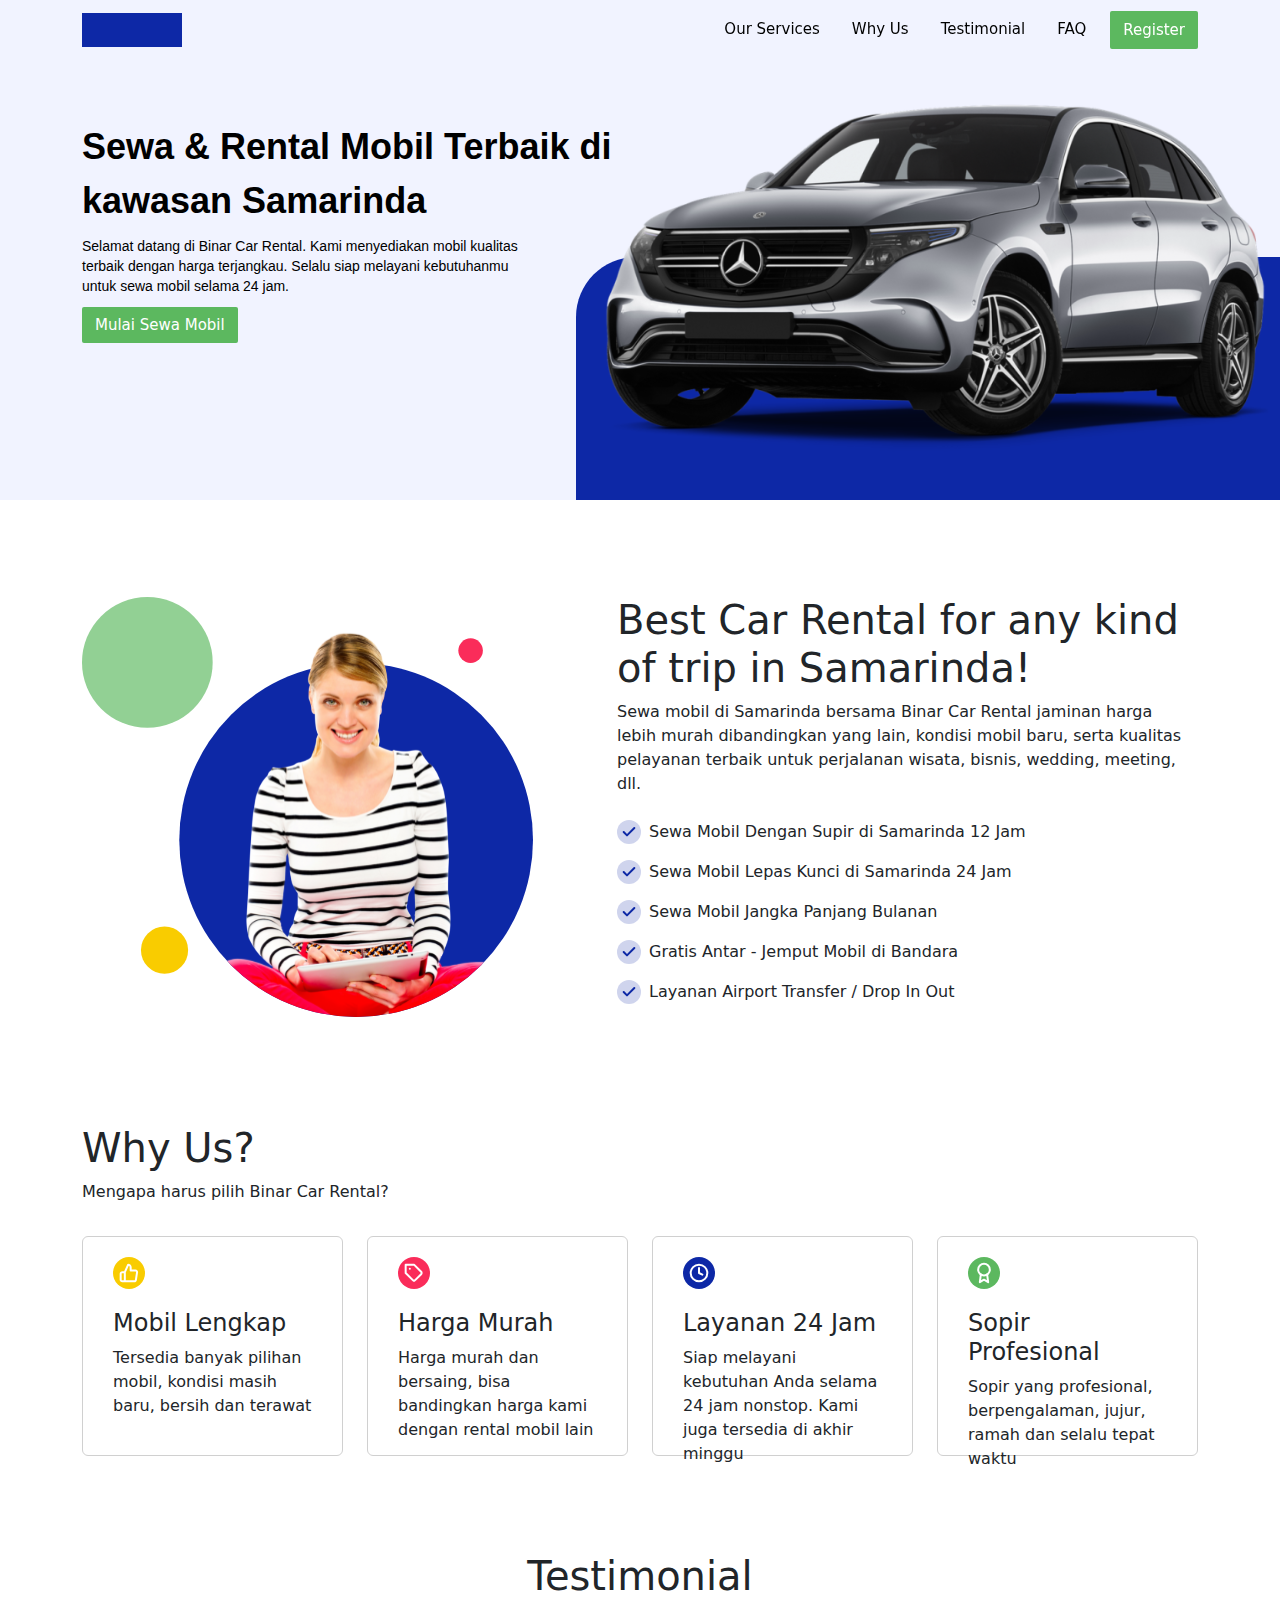
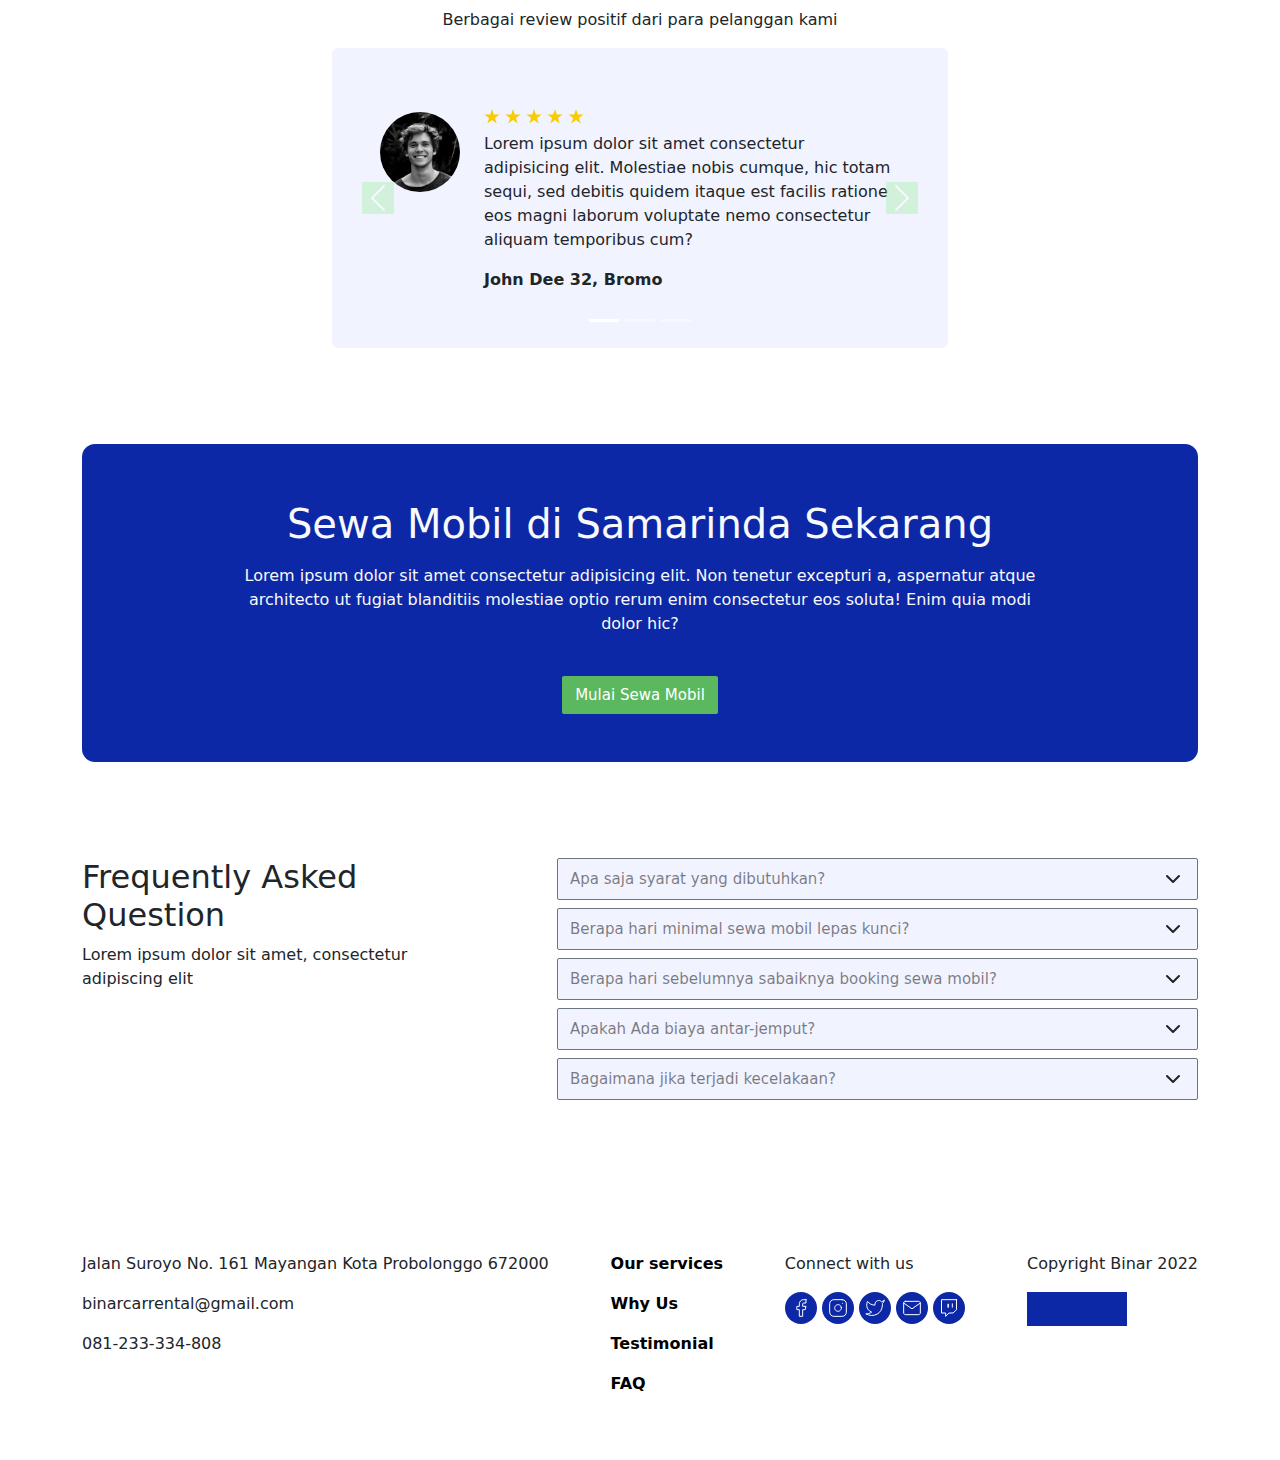
<file: index.html>
<!DOCTYPE html>
<html lang="en">

<head>
  <meta charset="UTF-8" />
  <meta name="viewport" content="width=device-width, initial-scale=1.0" />
  <title>BINAR CAR RENTAL</title>
  <link rel="stylesheet" href="assets/css/bootstrap.min.css">
  <link rel="stylesheet" href="assets/css/style.css" />
</head>

<body>
  <!-- NAVBAR -->
  <nav class="navbar navbar-expand-lg bg-transparent fixed-top">
    <div class="container">
      <a class="navbar-brand" href="#">
        <img src="assets/img/logo.svg" alt="logokotak" />
      </a>

      <!-- toggle canvas -->
      <button class="navbar-toggler" type="button" data-bs-toggle="offcanvas" data-bs-target="#offcanvasRight"
        aria-controls="offcanvasRight">
        <span class="navbar-toggler-icon"></span>
      </button>

      <div class="offcanvas offcanvas-end w-50" tabindex="-1" id="offcanvasRight" aria-labelledby="offcanvasRightLabel">
        <div class="offcanvas-header">
          <h5 class="offcanvas-title" id="offcanvasRightLabel">
            BCR
          </h5>
          <button type="button" class="btn-close" data-bs-dismiss="offcanvas" aria-label="Close"></button>
        </div>
        <div class="offcanvas-body">
          <ul class="navbar-nav ms-auto gap-3">
            <li class="nav-item">
              <a class="nav-link" href="#ourservice">Our Services</a>
            </li>
            <li class="nav-item">
              <a class="nav-link" href="#whyus">Why Us</a>
            </li>
            <li class="nav-item">
              <a class="nav-link" href="#testimonial">Testimonial</a>
            </li>
            <li class="nav-item">
              <a class="nav-link" href="#faq">FAQ</a>
            </li>
            <li class="nav-item">
              <a class="btn" href="#">Register</a>
            </li>
          </ul>
        </div>
      </div>
    </div>
    </div>
  </nav>
  <!-- AKHIR NAVBAR -->
  <!-- JUMBOTRON -->
  <section id="jumbotron" class="position-relative pt-4">
    <div class="container pt-5">
      <div class="row">
        <div class="col-lg-6 col-sm-10 pt-md-5">
          <h1>Sewa & Rental Mobil Terbaik di kawasan Samarinda</h1>
          <p>Selamat datang di Binar Car Rental. Kami menyediakan mobil kualitas terbaik dengan harga terjangkau. Selalu
            siap melayani kebutuhanmu untuk sewa mobil selama 24 jam.</p>
          <a href="#" class="btn w-25 d-inline">Mulai Sewa Mobil</a>
        </div>
        <div class="col">
          <img src="assets/img/img_car.svg" alt="mobil" class=" img-fluid position-absolute end-0 bottom-0 mobil">
        </div>
      </div>
    </div>
  </section>

  <!-- AKHIR JUMBOTRON -->
  <!-- OUR SERVICES -->
  <section id="ourservice">
    <div class="container pt-5">
      <div class="row grid gap-5 pt-5">
        <div class="col-sm-5 ">
          <img src="assets/img/img_service.svg" alt="service" class="img-fluid">
        </div>
        <div class="col">
          <div class="container">
            <h1>Best Car Rental for any kind of trip in Samarinda!</h1>
            <p>Sewa mobil di Samarinda bersama Binar Car Rental jaminan harga lebih murah dibandingkan yang lain,
              kondisi
              mobil baru,
              serta kualitas pelayanan terbaik untuk perjalanan wisata, bisnis, wedding, meeting, dll.</p>
            <ul class="list-unstyled">
              <li class="d-flex">
                <img src="assets/img/Group 53.svg" alt="centang">
                <p class="ps-2 my-2">Sewa Mobil Dengan Supir di Samarinda 12 Jam</p>
              </li>
              <li class="d-flex ">
                <img src=" assets/img/Group 53.svg" alt="centang">
                <p class="ps-2 my-2">Sewa Mobil Lepas Kunci di Samarinda 24 Jam</p>
              </li>
              <li class="d-flex ">
                <img src=" assets/img/Group 53.svg" alt="centang">
                <p class="ps-2 my-2">Sewa Mobil Jangka Panjang Bulanan</p>
              </li>
              <li class="d-flex ">
                <img src=" assets/img/Group 53.svg" alt="centang">
                <p class="ps-2 my-2">Gratis Antar - Jemput Mobil di Bandara</p>
              </li>
              <li class="d-flex ">
                <img src=" assets/img/Group 53.svg" alt="centang">
                <p class="ps-2 my-2">Layanan Airport Transfer / Drop In Out</p>
              </li>
            </ul>
          </div>
        </div>
      </div>
    </div>
  </section>
  <!-- AKHIR OUR SERVICE-->
  <!-- WHY US -->
  <section id="whyus" class="mt-5">
    <div class="container pt-5">
      <h1 class="text-md-start">Why Us?</h1>
      <p class="text-md-start">Mengapa harus pilih Binar Car Rental?</p>
      <div class="row d-flex justify-content-center">
        <div class="col-lg-3 col-md-6 col-sm-12 mt-3">
          <div class="rounded">
            <img src="assets/img/icon_complete.svg" alt="">
            <h4>Mobil Lengkap</h4>
            <p>Tersedia banyak pilihan mobil, kondisi masih baru, bersih dan terawat</p>
          </div>
        </div>
        <div class="col-lg-3 col-md-6 col-sm-12 mt-3">
          <div class="rounded">
            <img src="assets/img/icon_price.svg" alt="">
            <h4>Harga Murah</h4>
            <p>Harga murah dan bersaing, bisa bandingkan harga kami dengan rental mobil lain</p>
          </div>
        </div>
        <div class="col-lg-3 col-md-6 col-sm-12 mt-3">
          <div class="rounded">
            <img src="assets/img/icon_24hrs.svg" alt="">
            <h4>Layanan 24 Jam</h4>
            <p>Siap melayani kebutuhan Anda selama 24 jam nonstop. Kami juga tersedia di akhir minggu</p>
          </div>
        </div>
        <div class="col-lg-3 col-md-6 col-sm-12 mt-3">
          <div class="rounded">
            <img src="assets/img/icon_professional.svg" alt="">
            <h4>Sopir Profesional</h4>
            <p>Sopir yang profesional, berpengalaman, jujur, ramah dan selalu tepat waktu</p>
          </div>
        </div>
      </div>
    </div>
    </div>
  </section>
  <!-- AKIHR WHY US -->
  <!-- TESTIMONIAL -->
  <section id="testimonial" class="my-5 py-5">
    <div class="container">
      <div class="row">
        <div class="col-12 text-center">
          <h1>Testimonial</h1>
          <p>Berbagai review positif dari para pelanggan kami</p>
        </div>
      </div>
    </div>
    <div class="container-fluid">
      <div class="row d-flex justify-content-center">
        <div class="col-sm-12 col-lg-6">
          <div id="carouselExampleIndicators" class="carousel slide">
            <div class="carousel-indicators">
              <button type="button" data-bs-target="#carouselExampleIndicators" data-bs-slide-to="0" class="active"
                aria-current="true" aria-label="Slide 1"></button>
              <button type="button" data-bs-target="#carouselExampleIndicators" data-bs-slide-to="1"
                aria-label="Slide 2"></button>
              <button type="button" data-bs-target="#carouselExampleIndicators" data-bs-slide-to="2"
                aria-label="Slide 3"></button>
            </div>
            <div class="carousel-inner">
              <div class="carousel-item active">
                <div style="background-color: #F1F3FF;" class="p-5 rounded d-flex flex-column flex-md-row">
                  <div class="m-3 pe-3 mx-auto">
                    <img src="assets/img/img_photo.svg" alt="">
                  </div>
                  <div class="m-2 ">
                    <img src="assets/img/Star 1.svg" alt="">
                    <img src="assets/img/Star 1.svg" alt="">
                    <img src="assets/img/Star 1.svg" alt="">
                    <img src="assets/img/Star 1.svg" alt="">
                    <img src="assets/img/Star 1.svg" alt="">
                    <p class="pt-1">Lorem ipsum dolor sit amet consectetur adipisicing elit.
                      Molestiae
                      nobis cumque, hic
                      totam sequi,
                      sed debitis quidem itaque est facilis ratione eos magni laborum voluptate nemo consectetur aliquam
                      temporibus cum?</p>
                    <span style="font-weight: 600;">John Dee 32, Bromo</span>
                  </div>
                </div>
              </div>
              <div class="carousel-item">
                <div style="background-color: #F1F3FF;" class="p-5 rounded d-flex flex-column flex-md-row">
                  <div class="m-3 pe-3 mx-auto">
                    <img src="assets/img/img_photo (1).svg" alt="">
                  </div>
                  <div class="m-2 ">
                    <img src="assets/img/Star 1.svg" alt="">
                    <img src="assets/img/Star 1.svg" alt="">
                    <img src="assets/img/Star 1.svg" alt="">
                    <img src="assets/img/Star 1.svg" alt="">
                    <img src="assets/img/Star 1.svg" alt="">
                    <p class="pt-1 ">Lorem ipsum dolor sit amet consectetur adipisicing elit.
                      Molestiae
                      nobis cumque, hic
                      totam sequi,
                      sed debitis quidem itaque est facilis ratione eos magni laborum voluptate nemo consectetur aliquam
                      temporibus cum?</p>
                    <span style="font-weight: 600;">John Dee 32, Bromo</span>
                  </div>
                </div>
              </div>
              <div class="carousel-item">
                <div style="background-color: #F1F3FF;" class="p-5 rounded d-flex flex-column flex-md-row">
                  <div class="m-3 pe-3 mx-auto">
                    <img src="assets/img/img_photo (1).svg" alt="">
                  </div>
                  <div class="m-2">
                    <img src="assets/img/Star 1.svg" alt="">
                    <img src="assets/img/Star 1.svg" alt="">
                    <img src="assets/img/Star 1.svg" alt="">
                    <img src="assets/img/Star 1.svg" alt="">
                    <img src="assets/img/Star 1.svg" alt="">
                    <p class="pt-1">Lorem ipsum dolor sit amet consectetur adipisicing elit.
                      Molestiae
                      nobis cumque, hic
                      totam sequi,
                      sed debitis quidem itaque est facilis ratione eos magni laborum voluptate nemo consectetur aliquam
                      temporibus cum?</p>
                    <span style="font-weight: 600;">John Dee 32, Bromo</span>
                  </div>
                </div>
              </div>
            </div>
            <button class="carousel-control-prev" type="button" data-bs-target="#carouselExampleIndicators"
              data-bs-slide="prev">
              <span class="carousel-control-prev-icon icon-color " aria-hidden="true"></span>
              <span class="visually-hidden">Previous</span>
            </button>
            <button class="carousel-control-next " type="button" data-bs-target="#carouselExampleIndicators"
              data-bs-slide="next">
              <span class="carousel-control-next-icon icon-color" aria-hidden="true"></span>
              <span class="visually-hidden">Next</span>
            </button>
          </div>
        </div>
      </div>
    </div>
  </section>
  <!-- AKHIR TESTIMONIAL -->
  <div class="container my-5">
    <div class="row mt-5">
      <div class="col-12">
        <div class="callout text-light mx-auto px-4 py-5 d-flex flex-column align-items-center text-center">
          <h1 class="p-2">Sewa Mobil di Samarinda Sekarang</h1>
          <p class="w-75 pb-4 ">Lorem ipsum dolor sit amet consectetur adipisicing elit. Non tenetur excepturi a,
            aspernatur
            atque
            architecto ut fugiat blanditiis molestiae optio rerum enim consectetur eos soluta! Enim quia modi dolor hic?
          </p>
          <a href="#" class="btn d-inline-flex">Mulai Sewa Mobil</a>
        </div>
      </div>
    </div>
  </div>
  <!-- FAQ -->
  <section id="faq" class="py-5 mt-5">
    <div class="container">
      <div class="row d-flex flex-column flex-md-row ">
        <div class="col-md-4 text-md-start">
          <h2>Frequently Asked Question</h2>
          <p>Lorem ipsum dolor sit amet, consectetur adipiscing elit</p>
        </div>
        <div class="offset-md-1 col-md-7 d-grid gap-2 ">
          <a style="background-color: #F1F3FF;" class="btn btn text-black-50 btn-outline-secondary w-100"
            data-bs-toggle="collapse" href="#multiCollapseExample1" role="button" aria-expanded="false"
            aria-controls="multiCollapseExample1">Apa saja syarat yang dibutuhkan?
            <img class="ms-auto" src="assets/img/fi_chevron-down.svg" alt="">
          </a>
          <div class="collapse" id="multiCollapseExample1">
            <div class="card card-body">
              Lorem ipsum, dolor sit amet consectetur adipisicing elit. Magni ipsum iusto, quod dolores quasi enim nobis
              officia quae eligendi eveniet
            </div>
          </div>
          <a style="background-color: #F1F3FF;" class="btn btn text-black-50 btn-outline-secondary w-100 text-start"
            data-bs-toggle="collapse" href="#multiCollapseExample2" role="button" aria-expanded="false"
            aria-controls="multiCollapseExample1">Berapa hari minimal sewa mobil lepas kunci?
            <img class="ms-auto" src="assets/img/fi_chevron-down.svg" alt="">
          </a>
          <div class="collapse" id="multiCollapseExample2">
            <div class="card card-body">
              Lorem ipsum, dolor sit amet consectetur adipisicing elit. Magni ipsum iusto, quod dolores quasi enim nobis
              officia quae eligendi eveniet
            </div>
          </div>
          <a style="background-color: #F1F3FF;" class="btn btn text-black-50 btn-outline-secondary w-100 text-start"
            data-bs-toggle="collapse" href="#multiCollapseExample3" role="button" aria-expanded="false"
            aria-controls="multiCollapseExample1">Berapa hari sebelumnya sabaiknya booking sewa mobil?
            <img class="ms-auto" src="assets/img/fi_chevron-down.svg" alt="">
          </a>
          <div class="collapse" id="multiCollapseExample3">
            <div class="card card-body">
              Lorem ipsum, dolor sit amet consectetur adipisicing elit. Magni ipsum iusto, quod dolores quasi enim nobis
              officia quae eligendi eveniet
            </div>
          </div>
          <a style="background-color: #F1F3FF;" class="btn btn text-black-50 btn-outline-secondary w-100"
            data-bs-toggle="collapse" href="#multiCollapseExample4" role="button" aria-expanded="false"
            aria-controls="multiCollapseExample1">Apakah Ada biaya antar-jemput?
            <img class="ms-auto" src="assets/img/fi_chevron-down.svg" alt="">
          </a>
          <div class="collapse" id="multiCollapseExample4">
            <div class="card card-body">
              Lorem ipsum, dolor sit amet consectetur adipisicing elit. Magni ipsum iusto, quod dolores quasi enim nobis
              officia quae eligendi eveniet
            </div>
          </div>
          <a style="background-color: #F1F3FF;" class="btn btn text-black-50 btn-outline-secondary w-100"
            data-bs-toggle="collapse" href="#multiCollapseExample5" role="button" aria-expanded="false"
            aria-controls="multiCollapseExample1">Bagaimana jika terjadi kecelakaan?
            <img class="ms-auto" src="assets/img/fi_chevron-down.svg" alt="">
          </a>
          <div class="collapse" id="multiCollapseExample5">
            <div class="card card-body">
              Lorem ipsum, dolor sit amet consectetur adipisicing elit. Magni ipsum iusto, quod dolores quasi enim nobis
              officia quae eligendi eveniet
            </div>
          </div>
        </div>
      </div>
    </div>
  </section>
  <!-- AKHIR FAQ -->
  <!-- FOOTER -->
  <div id="section" class="footer my-5 pt-5">
    <div class="container d-flex justify-content-between flex-md-row flex-column">
      <div class="footer-1 mt-2">
        <p>Jalan Suroyo No. 161 Mayangan Kota Probolonggo 672000</p>
        <p>binarcarrental@gmail.com</p>
        <p>081-233-334-808</p>
      </div>
      <div class="footer-2 fw-semibold mt-2">
        <p> <a style="text-decoration: none; color: black;" href="#ourservice">Our services</a></p>
        <p> <a style="text-decoration: none; color: black;" href="#whyus">Why Us</a></p>
        <p> <a style="text-decoration: none; color: black;" href="#testimonial">Testimonial</a></p>
        <p> <a style="text-decoration: none; color: black;" href="#faq">FAQ</a></p>
      </div>
      <div class="footer-3 mt-2">
        <p>Connect with us</p>
        <a style="text-decoration: none;"" href=" https://www.facebook.com" target="_blank">
          <img src="assets/img/icon_facebook.svg" alt="">
        </a>
        <a style="text-decoration: none;"" href=" https://www.instagram.com" target="_blank">
          <img src="assets/img/icon_instagram.svg" alt="">
        </a>
        <a style="text-decoration: none;"" href=" https://www.twitter.com" target="_blank">
          <img src="assets/img/icon_twitter.svg" alt="">
        </a>
        <a style="text-decoration: none;"" href=" https://www.gmail.com" target="_blank">
          <img src="assets/img/icon_mail.svg" alt="">
        </a>
        <a style="text-decoration: none;"" href=" https://www.twitch.com" target="_blank">
          <img src="assets/img/icon_twitch.svg" alt="">
        </a>
      </div>
      <div class="footer-4 mt-2">
        <p>Copyright Binar 2022</p>
        <img src="assets/img/logo.svg" alt="">
      </div>
    </div>
  </div>
  <!-- AKHIR FOOTER -->
  <script src="assets/js/bootstrap.bundle.js"></script>
  <script src="assets/js/script.js"></script>
</body>

</html>
</file>
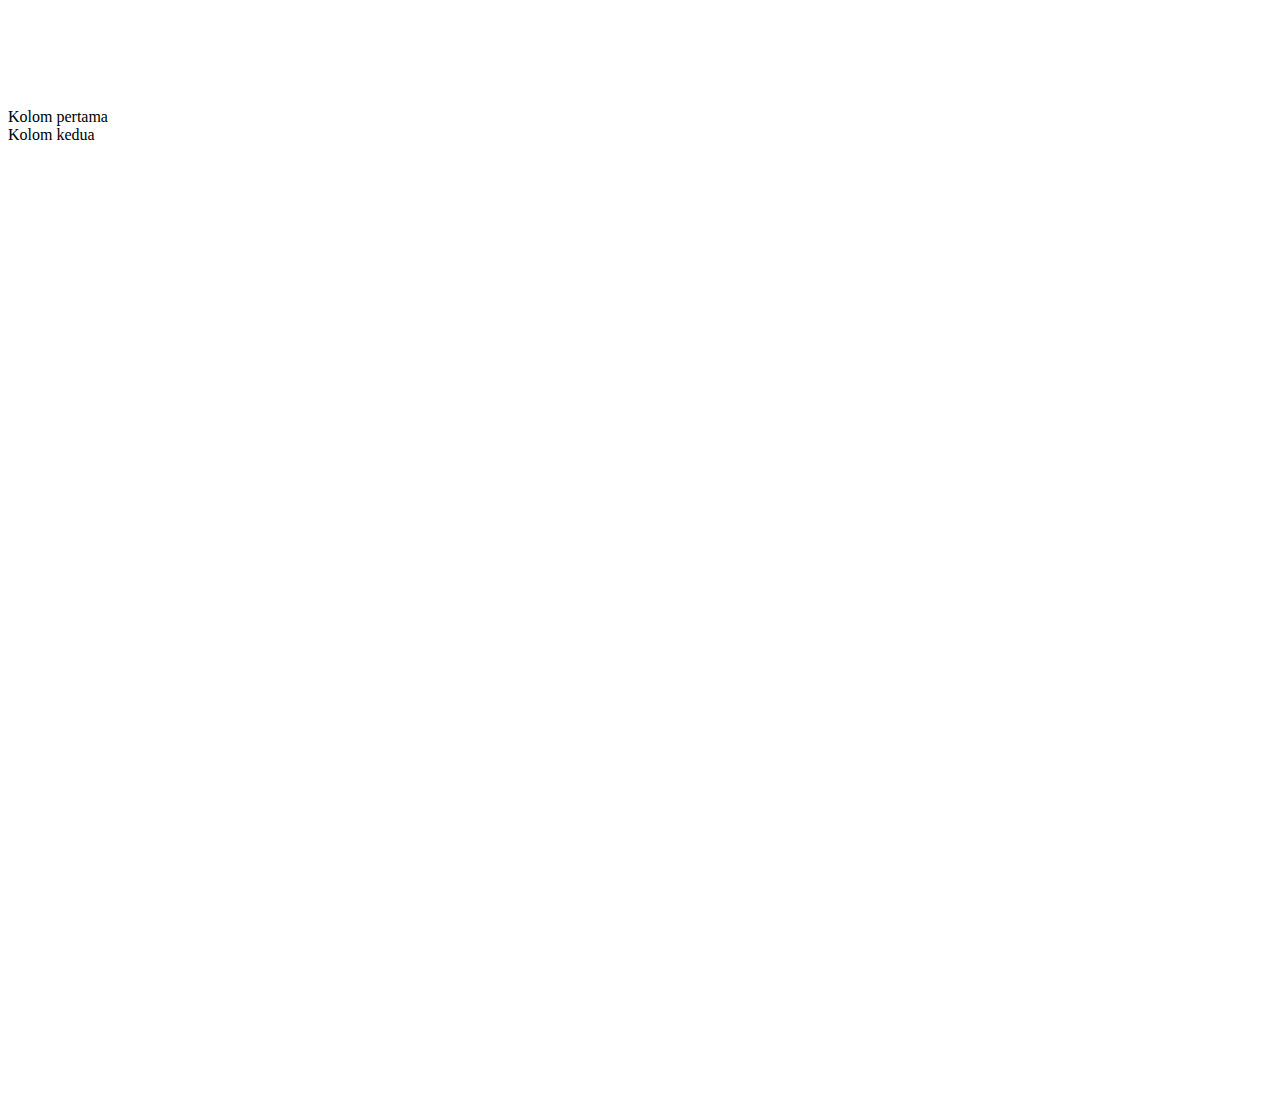
<file: test.html>
<!DOCTYPE html>
<html lang="en">

<head>
    <meta charset="UTF-8">
    <meta name="viewport" content="width=device-width, initial-scale=1.0">
    <title>Document</title>
    <link href="https://cdn.jsdelivr.net/npm/bootstrap@5.3.1/dist/css/bootstrap.min.css" rel="stylesheet"
        integrity="sha384-4bw+/aepP/YC94hEpVNVgiZdgIC5+VKNBQNGCHeKRQN+PtmoHDEXuppvnDJzQIu9" crossorigin="anonymous" />
    <link rel="stylesheet" href="assets/css/style.css" />
</head>

<body>
    <section id="whyus" style="padding-top: 100px; height: 1000px;">
        <div class="container">
            <div class="row d-flex justify-content-end">
                <div class="col-md-3">Kolom pertama</div>
                <div class="col-md-3">Kolom kedua</div>
            </div>
        </div>

    </section>
    <script src="https://cdn.jsdelivr.net/npm/bootstrap@5.3.1/dist/js/bootstrap.bundle.min.js"
        integrity="sha384-HwwvtgBNo3bZJJLYd8oVXjrBZt8cqVSpeBNS5n7C8IVInixGAoxmnlMuBnhbgrkm"
        crossorigin="anonymous"></script>

</body>

</html>
</file>
<file: assets/css/style.css>
.body {
  font-family: Arial, Helvetica, sans-serif;
}

/* navbar */
.nav-link {
  color: #000;
  font-size: 15px;
  font-style: normal;
  font-weight: 400;
  line-height: 20px; /* 142.857% */
}
.nav-color {
  background-color: rgb(255, 255, 255);
  transition: all ease-in-out 0.3s;
}
.bg-transparent {
  transition: all ease-in-out 0.3s;
}

.btn {
  color: #fff;
  font-size: 15px;
  font-style: normal;
  font-weight: 500;
  line-height: 20px; /* 142.857% */
  display: flex;
  padding: 8px 12px;
  justify-content: center;
  align-items: center;
  gap: 10px;
  border-radius: 2px;
  background: #5cb85f;
}

/* jumbotron */
#jumbotron {
  background-color: #f1f3ff;
  height: 657px;
  flex-shrink: 0;
}
#jumbotron h1 {
  align-self: stretch;
  color: #000;
  font-family: Helvetica;
  font-size: 36px;
  font-style: normal;
  font-weight: 700;
  line-height: 150%;
}

#jumbotron p {
  align-self: stretch;
  color: #000;
  font-family: Helvetica;
  font-size: 14px;
  font-style: normal;
  font-weight: 300;
  line-height: 20px;
}

img.mobil {
  padding-top: 100px;
}

/* our service */
/* .desc-service {
  display: inline-flex;
  flex-direction: column;
  align-items: flex-start;
  gap: 24px;
} */

#whyus .rounded {
  border: 1px solid #d0d0d0;
  padding: 20px 30px 10px 30px;
  height: 220px;
}

#whyus img {
  margin-bottom: 20px;
}

/* #testimonial .carousel-inner .m-2 img {
} */
.icon-color {
  background-color: rgb(153, 238, 153);
  opacity: 70%;
}

.callout {
  border-radius: 13px;
  background-color: #0d28a6;
  /* padding: 64px 200px; */
}
/* -----------------------------DESKTOP VERSION----------------------------- */
@media (min-width: 992px) {
  #jumbotron {
    height: 500px;
    flex-shrink: 0;
  }
  #jumbotron h1 {
    color: #000;
    width: 568px;
    font-family: Helvetica;
    font-size: 36px;
    font-style: normal;
    font-weight: 700;
    line-height: 150%; /* 54px */
  }
  #jumbotron p {
    width: 450px;
    color: #000;
    font-family: Helvetica;
    font-size: 14px;
    font-style: normal;
    font-weight: 300;
    line-height: 20px;
  }
  /* img.mobil {
    padding-top: 100px;
    idth: 704px;
    height: 407px;
    flex-shrink: 0;
  } */
}
</file>
